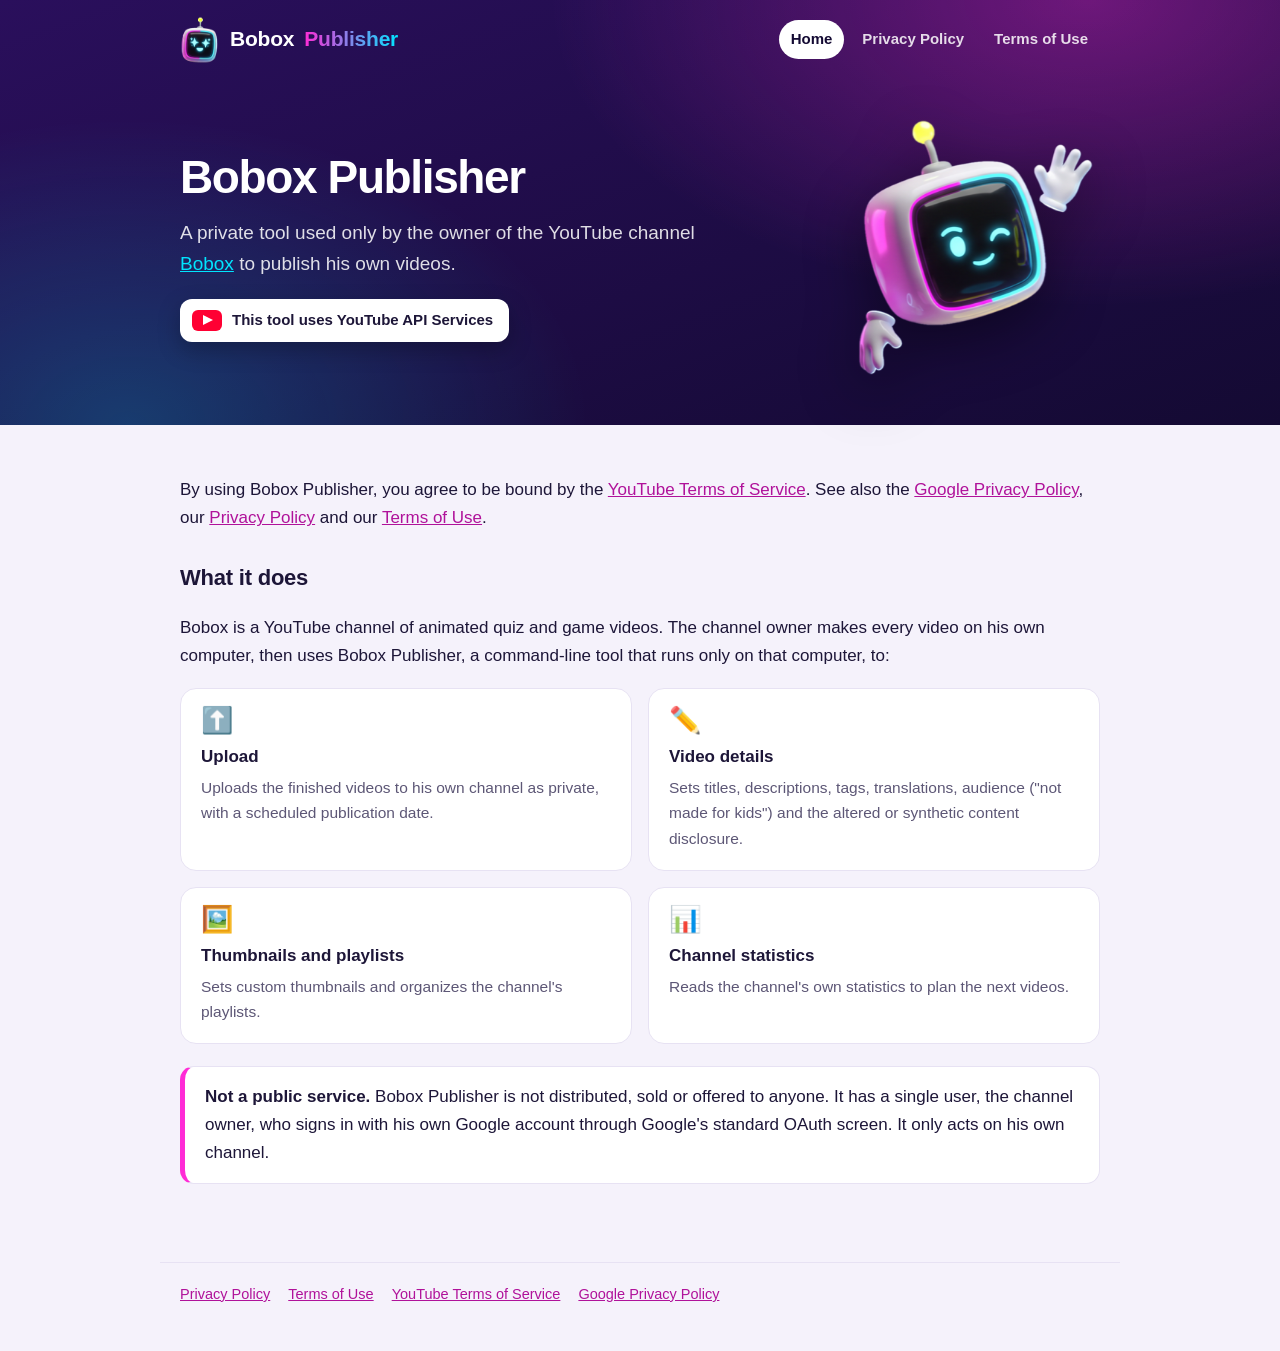
<file: index.html>
<!doctype html>
<html lang="en">
<head>
<meta charset="utf-8">
<meta name="viewport" content="width=device-width, initial-scale=1">
<title>Bobox Publisher</title>
<meta name="description" content="Bobox Publisher is the private tool the owner of the Bobox YouTube channel uses to upload and schedule his own videos. It uses YouTube API Services.">
<link rel="icon" href="bobox-head.png">
<link rel="stylesheet" href="style.css">
</head>
<body>
<header>
  <div class="wrap top">
    <a class="brand" href="index.html"><img src="bobox-head.png" alt="">Bobox <b>Publisher</b></a>
    <nav><a href="index.html" aria-current="page">Home</a><a href="privacy.html">Privacy Policy</a><a href="terms.html">Terms of Use</a></nav>
  </div>
  <div class="wrap hero">
    <div>
      <h1>Bobox Publisher</h1>
      <p>A private tool used only by the owner of the YouTube channel <a href="https://www.youtube.com/@bobox-official">Bobox</a> to publish his own videos.</p>
      <span class="yt"><span class="play" aria-hidden="true"></span>This tool uses YouTube API Services</span>
    </div>
    <img src="bobox.png" alt="Bobox, the channel's robot mascot">
  </div>
</header>
<main><div class="wrap">
  <p>By using Bobox Publisher, you agree to be bound by the <a href="https://www.youtube.com/t/terms">YouTube Terms of Service</a>. See also the <a href="https://policies.google.com/privacy">Google Privacy Policy</a>, our <a href="privacy.html">Privacy Policy</a> and our <a href="terms.html">Terms of Use</a>.</p>

  <h2>What it does</h2>
  <p>Bobox is a YouTube channel of animated quiz and game videos. The channel owner makes every video on his own computer, then uses Bobox Publisher, a command-line tool that runs only on that computer, to:</p>
  <div class="grid">
    <div class="feat"><div class="ico">⬆️</div><h3>Upload</h3><p>Uploads the finished videos to his own channel as private, with a scheduled publication date.</p></div>
    <div class="feat"><div class="ico">✏️</div><h3>Video details</h3><p>Sets titles, descriptions, tags, translations, audience ("not made for kids") and the altered or synthetic content disclosure.</p></div>
    <div class="feat"><div class="ico">🖼️</div><h3>Thumbnails and playlists</h3><p>Sets custom thumbnails and organizes the channel's playlists.</p></div>
    <div class="feat"><div class="ico">📊</div><h3>Channel statistics</h3><p>Reads the channel's own statistics to plan the next videos.</p></div>
  </div>

  <div class="note"><strong>Not a public service.</strong> Bobox Publisher is not distributed, sold or offered to anyone. It has a single user, the channel owner, who signs in with his own Google account through Google's standard OAuth screen. It only acts on his own channel.</div>
</div></main>
<footer><div class="wrap">
  <a href="privacy.html">Privacy Policy</a><a href="terms.html">Terms of Use</a><a href="https://www.youtube.com/t/terms">YouTube Terms of Service</a><a href="https://policies.google.com/privacy">Google Privacy Policy</a>
</div></footer>
</body>
</html>
</file>
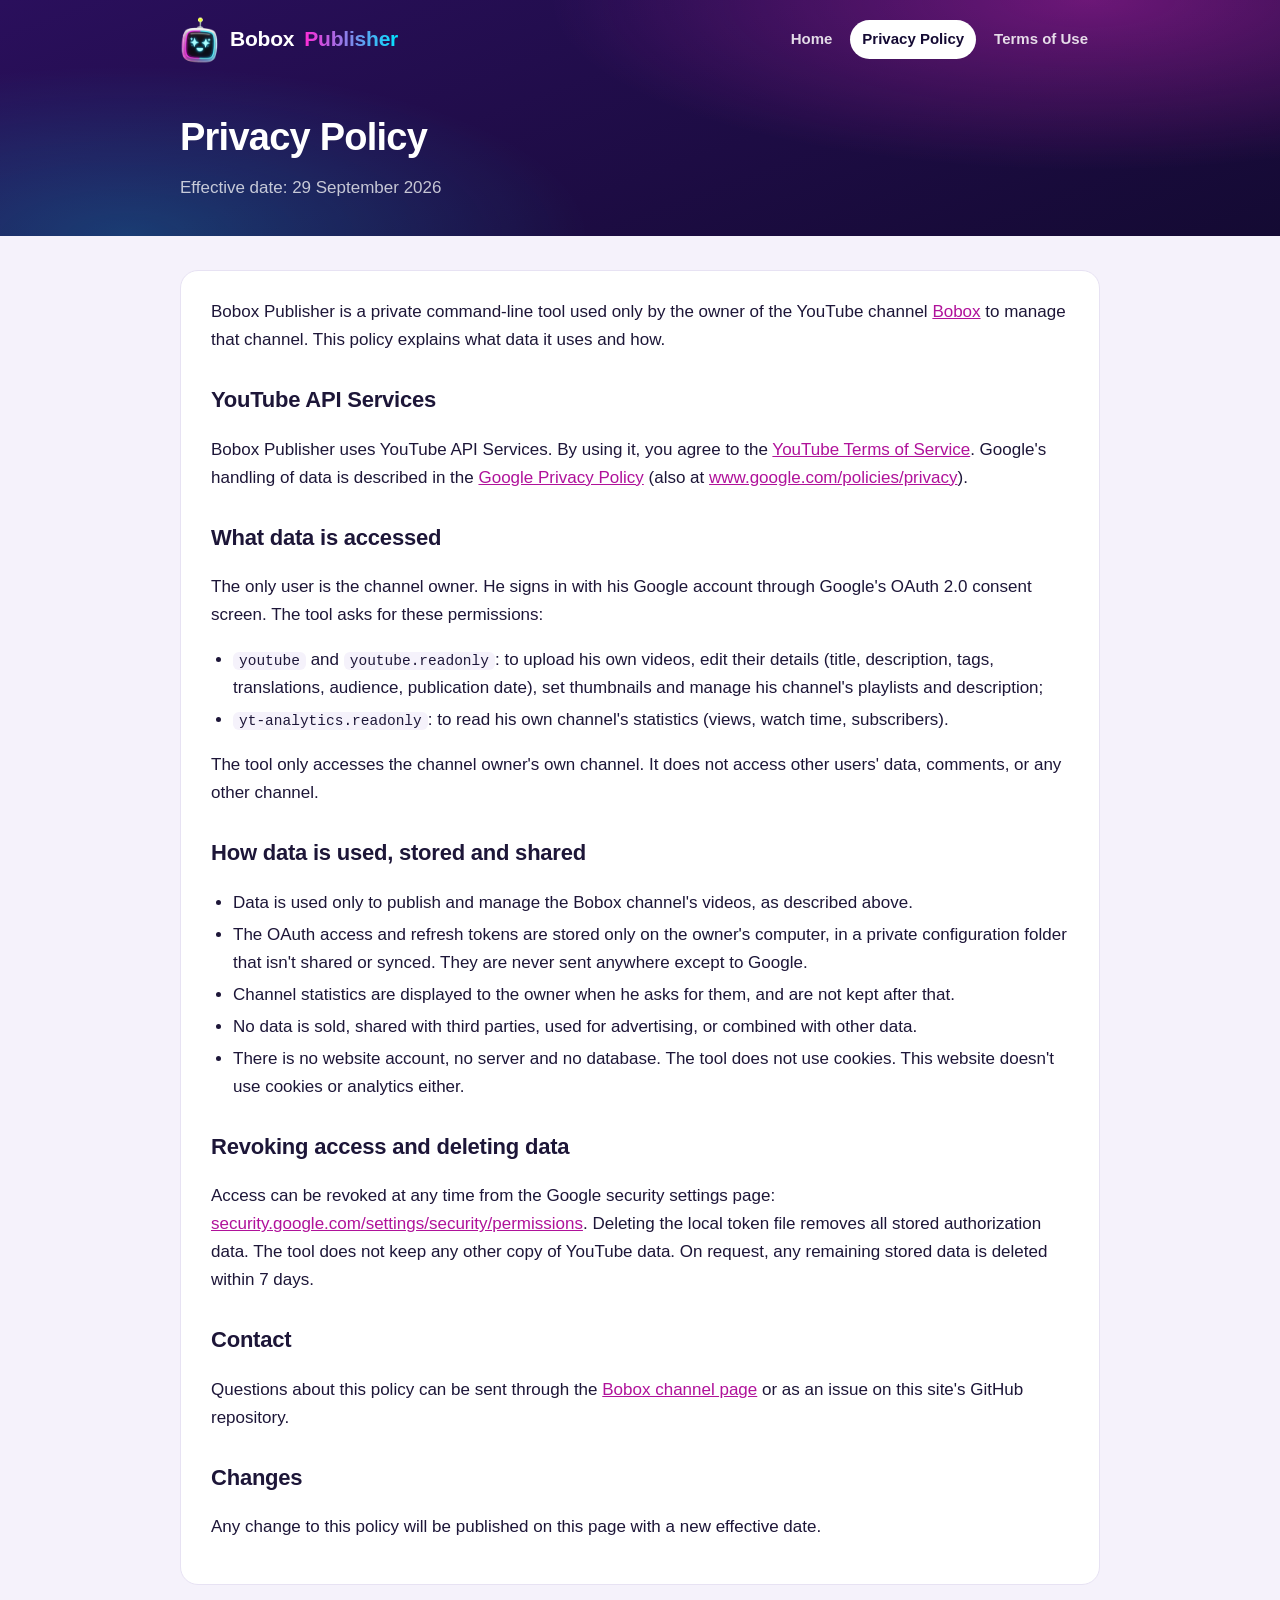
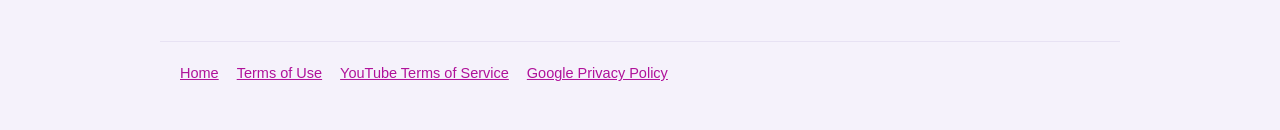
<file: privacy.html>
<!doctype html>
<html lang="en">
<head>
<meta charset="utf-8">
<meta name="viewport" content="width=device-width, initial-scale=1">
<title>Privacy Policy · Bobox Publisher</title>
<link rel="icon" href="bobox-head.png">
<link rel="stylesheet" href="style.css">
</head>
<body>
<header>
  <div class="wrap top">
    <a class="brand" href="index.html"><img src="bobox-head.png" alt="">Bobox <b>Publisher</b></a>
    <nav><a href="index.html">Home</a><a href="privacy.html" aria-current="page">Privacy Policy</a><a href="terms.html">Terms of Use</a></nav>
  </div>
  <div class="wrap page-title"><h1>Privacy Policy</h1><p>Effective date: 29 September 2026</p></div>
</header>
<main><div class="wrap"><div class="doc">
  <p>Bobox Publisher is a private command-line tool used only by the owner of the YouTube channel <a href="https://www.youtube.com/@bobox-official">Bobox</a> to manage that channel. This policy explains what data it uses and how.</p>

  <h2>YouTube API Services</h2>
  <p>Bobox Publisher uses YouTube API Services. By using it, you agree to the <a href="https://www.youtube.com/t/terms">YouTube Terms of Service</a>. Google's handling of data is described in the <a href="https://policies.google.com/privacy">Google Privacy Policy</a> (also at <a href="http://www.google.com/policies/privacy">www.google.com/policies/privacy</a>).</p>

  <h2>What data is accessed</h2>
  <p>The only user is the channel owner. He signs in with his Google account through Google's OAuth 2.0 consent screen. The tool asks for these permissions:</p>
  <ul>
    <li><code>youtube</code> and <code>youtube.readonly</code>: to upload his own videos, edit their details (title, description, tags, translations, audience, publication date), set thumbnails and manage his channel's playlists and description;</li>
    <li><code>yt-analytics.readonly</code>: to read his own channel's statistics (views, watch time, subscribers).</li>
  </ul>
  <p>The tool only accesses the channel owner's own channel. It does not access other users' data, comments, or any other channel.</p>

  <h2>How data is used, stored and shared</h2>
  <ul>
    <li>Data is used only to publish and manage the Bobox channel's videos, as described above.</li>
    <li>The OAuth access and refresh tokens are stored only on the owner's computer, in a private configuration folder that isn't shared or synced. They are never sent anywhere except to Google.</li>
    <li>Channel statistics are displayed to the owner when he asks for them, and are not kept after that.</li>
    <li>No data is sold, shared with third parties, used for advertising, or combined with other data.</li>
    <li>There is no website account, no server and no database. The tool does not use cookies. This website doesn't use cookies or analytics either.</li>
  </ul>

  <h2>Revoking access and deleting data</h2>
  <p>Access can be revoked at any time from the Google security settings page: <a href="https://security.google.com/settings/security/permissions">security.google.com/settings/security/permissions</a>. Deleting the local token file removes all stored authorization data. The tool does not keep any other copy of YouTube data. On request, any remaining stored data is deleted within 7 days.</p>

  <h2>Contact</h2>
  <p>Questions about this policy can be sent through the <a href="https://www.youtube.com/@bobox-official/about">Bobox channel page</a> or as an issue on this site's GitHub repository.</p>

  <h2>Changes</h2>
  <p>Any change to this policy will be published on this page with a new effective date.</p>
</div></div></main>
<footer><div class="wrap">
  <a href="index.html">Home</a><a href="terms.html">Terms of Use</a><a href="https://www.youtube.com/t/terms">YouTube Terms of Service</a><a href="https://policies.google.com/privacy">Google Privacy Policy</a>
</div></footer>
</body>
</html>
</file>
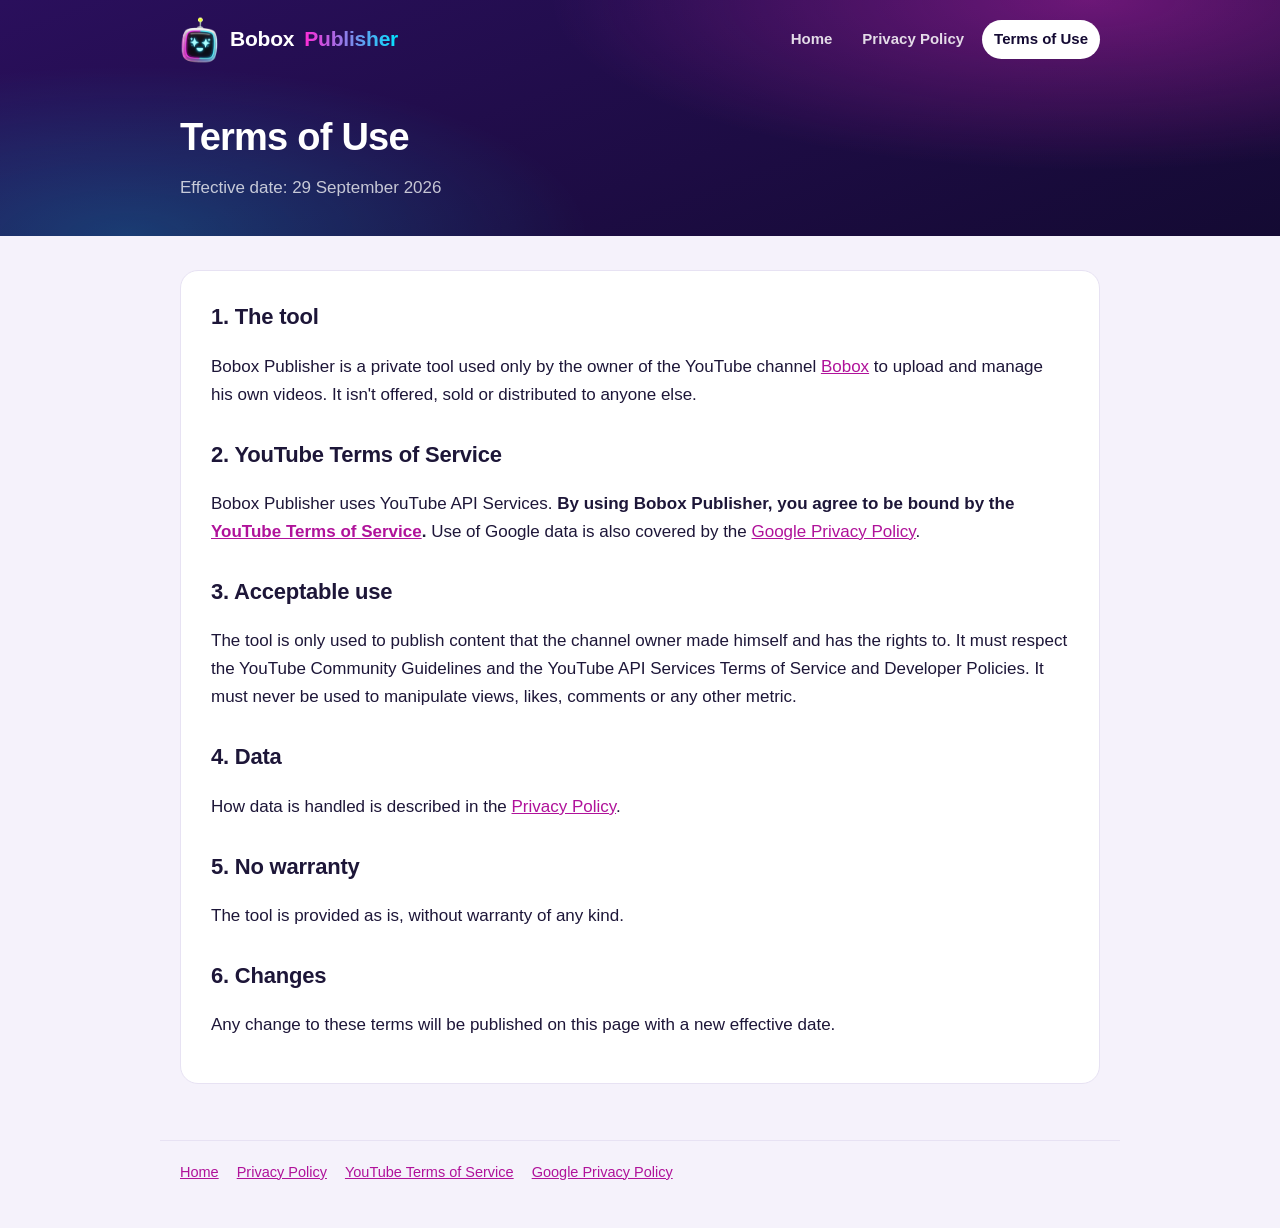
<file: terms.html>
<!doctype html>
<html lang="en">
<head>
<meta charset="utf-8">
<meta name="viewport" content="width=device-width, initial-scale=1">
<title>Terms of Use · Bobox Publisher</title>
<link rel="icon" href="bobox-head.png">
<link rel="stylesheet" href="style.css">
</head>
<body>
<header>
  <div class="wrap top">
    <a class="brand" href="index.html"><img src="bobox-head.png" alt="">Bobox <b>Publisher</b></a>
    <nav><a href="index.html">Home</a><a href="privacy.html">Privacy Policy</a><a href="terms.html" aria-current="page">Terms of Use</a></nav>
  </div>
  <div class="wrap page-title"><h1>Terms of Use</h1><p>Effective date: 29 September 2026</p></div>
</header>
<main><div class="wrap"><div class="doc">
  <h2>1. The tool</h2>
  <p>Bobox Publisher is a private tool used only by the owner of the YouTube channel <a href="https://www.youtube.com/@bobox-official">Bobox</a> to upload and manage his own videos. It isn't offered, sold or distributed to anyone else.</p>

  <h2>2. YouTube Terms of Service</h2>
  <p>Bobox Publisher uses YouTube API Services. <strong>By using Bobox Publisher, you agree to be bound by the <a href="https://www.youtube.com/t/terms">YouTube Terms of Service</a>.</strong> Use of Google data is also covered by the <a href="https://policies.google.com/privacy">Google Privacy Policy</a>.</p>

  <h2>3. Acceptable use</h2>
  <p>The tool is only used to publish content that the channel owner made himself and has the rights to. It must respect the YouTube Community Guidelines and the YouTube API Services Terms of Service and Developer Policies. It must never be used to manipulate views, likes, comments or any other metric.</p>

  <h2>4. Data</h2>
  <p>How data is handled is described in the <a href="privacy.html">Privacy Policy</a>.</p>

  <h2>5. No warranty</h2>
  <p>The tool is provided as is, without warranty of any kind.</p>

  <h2>6. Changes</h2>
  <p>Any change to these terms will be published on this page with a new effective date.</p>
</div></div></main>
<footer><div class="wrap">
  <a href="index.html">Home</a><a href="privacy.html">Privacy Policy</a><a href="https://www.youtube.com/t/terms">YouTube Terms of Service</a><a href="https://policies.google.com/privacy">Google Privacy Policy</a>
</div></footer>
</body>
</html>
</file>
<file: style.css>
:root {
  --night: #140a33; --night2: #2a0f5c; --ink: #1d1638; --muted: #5d5776; --line: #e7e2f3; --bg: #f5f2fb; --card: #ffffff;
  --magenta: #ff2bd6; --cyan: #00e5ff; --yellow: #ffd400; --accent: #b0129a; --yt: #ff0033;
}
* { box-sizing: border-box; }
html { -webkit-text-size-adjust: 100%; }
body { margin: 0; background: var(--bg); color: var(--ink); font: 17px/1.65 -apple-system, BlinkMacSystemFont, "Segoe UI", Roboto, Helvetica, Arial, sans-serif; }
a { color: var(--accent); }
.wrap { max-width: 960px; margin: 0 auto; padding: 0 20px; }

/* En-tête aux couleurs de la chaîne */
header { background: radial-gradient(ellipse 70% 120% at 85% 0%, rgba(255,43,214,0.35), transparent 60%), radial-gradient(ellipse 60% 120% at 10% 100%, rgba(0,229,255,0.22), transparent 60%), linear-gradient(160deg, var(--night2), var(--night)); color: #fff; }
.top { display: flex; align-items: center; justify-content: space-between; gap: 16px; padding-block: 16px; flex-wrap: wrap; }
.brand { display: flex; align-items: center; gap: 10px; color: #fff; text-decoration: none; font-weight: 800; font-size: 21px; letter-spacing: -0.01em; }
.brand img { width: 40px; height: auto; }
.brand b { background: linear-gradient(90deg, var(--magenta), var(--cyan)); -webkit-background-clip: text; background-clip: text; color: transparent; }
nav { display: flex; gap: 6px; flex-wrap: wrap; }
nav a { color: rgba(255,255,255,0.85); text-decoration: none; font-weight: 600; font-size: 15px; padding: 7px 12px; border-radius: 999px; }
nav a:hover { background: rgba(255,255,255,0.1); color: #fff; }
nav a[aria-current="page"] { background: #fff; color: var(--night); }

.hero { display: grid; grid-template-columns: 1fr auto; align-items: center; gap: 28px; padding-block: 34px 44px; }
.hero h1 { font-size: 46px; line-height: 1.08; margin: 0 0 14px; letter-spacing: -0.03em; }
.hero p { font-size: 19px; color: rgba(255,255,255,0.86); margin: 0 0 20px; max-width: 520px; }
.hero p a { color: var(--cyan); }
.hero img { width: 250px; height: auto; filter: drop-shadow(0 18px 30px rgba(0,0,0,0.45)); }
.page-title { padding-block: 26px 34px; }
.page-title h1 { font-size: 38px; margin: 0 0 6px; letter-spacing: -0.02em; }
.page-title p { margin: 0; color: rgba(255,255,255,0.75); }

.yt { display: inline-flex; align-items: center; gap: 10px; padding: 9px 16px 9px 12px; border-radius: 12px; background: #fff; color: var(--ink); font-weight: 700; font-size: 15px; box-shadow: 0 8px 22px rgba(0,0,0,0.25); }
.yt .play { width: 30px; height: 21px; border-radius: 6px; background: var(--yt); position: relative; flex: none; }
.yt .play::after { content: ""; position: absolute; left: 11px; top: 5px; border-left: 10px solid #fff; border-top: 5.5px solid transparent; border-bottom: 5.5px solid transparent; }

main { padding-block: 34px 56px; }
.grid { display: grid; grid-template-columns: repeat(2, 1fr); gap: 16px; margin: 18px 0 8px; }
.feat { background: var(--card); border: 1px solid var(--line); border-radius: 16px; padding: 18px 20px; }
.feat .ico { font-size: 26px; line-height: 1; }
.feat h3 { margin: 10px 0 4px; font-size: 17px; }
.feat p { margin: 0; color: var(--muted); font-size: 15.5px; }
.note { background: var(--card); border: 1px solid var(--line); border-left: 5px solid var(--magenta); border-radius: 14px; padding: 16px 20px; margin: 22px 0; }
.doc { background: var(--card); border: 1px solid var(--line); border-radius: 18px; padding: 10px 30px 26px; }
h2 { font-size: 22px; margin: 28px 0 8px; letter-spacing: -0.01em; }
.doc h2:first-child { margin-top: 18px; }
code { background: var(--bg); padding: 1px 6px; border-radius: 6px; font-size: 14.5px; }
ul { padding-left: 22px; }
li { margin: 4px 0; }

footer { color: var(--muted); font-size: 14.5px; padding-bottom: 44px; }
footer .wrap { border-top: 1px solid var(--line); padding-top: 20px; display: flex; flex-wrap: wrap; gap: 8px 18px; }

@media (max-width: 700px) {
  .hero { grid-template-columns: 1fr; padding-block: 22px 30px; }
  .hero img { width: 170px; justify-self: center; order: -1; }
  .hero h1 { font-size: 36px; }
  .grid { grid-template-columns: 1fr; }
  .doc { padding: 6px 18px 20px; }
}
</file>
